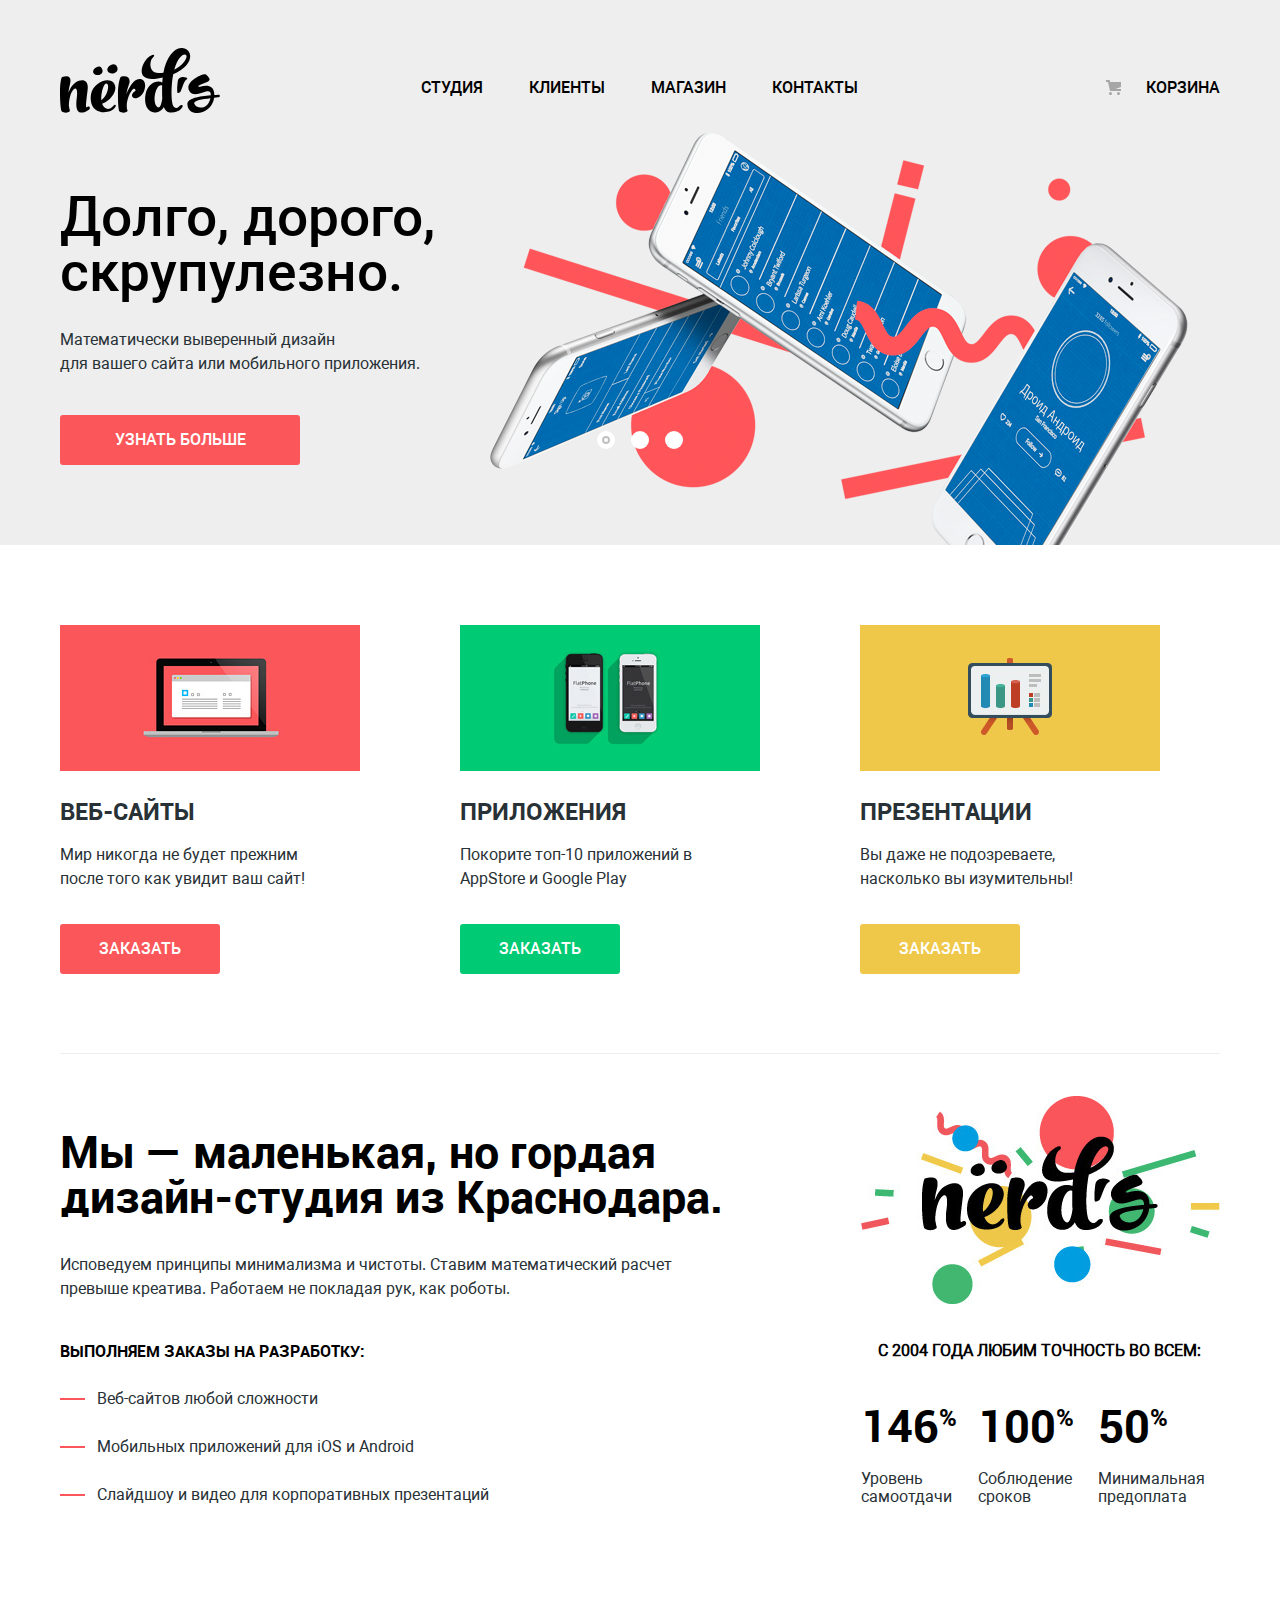
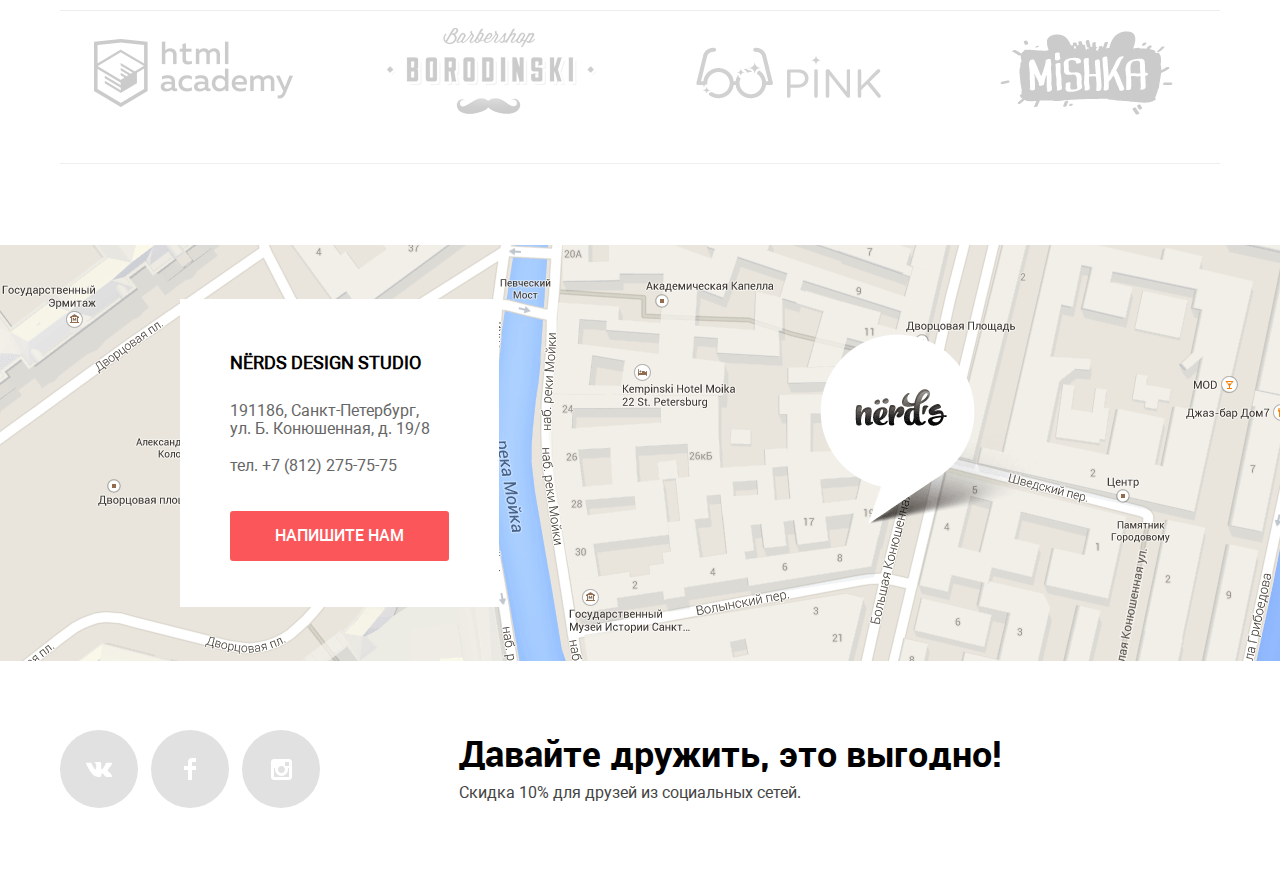
<file: index.html>
<!DOCTYPE html>
<html lang="ru">
<head>
  <meta charset="UTF-8">
  <title>Nerds</title>
  <link rel="stylesheet" type="text/css" href="css/normalize.css">
  <link rel="stylesheet" type="text/css" href="css/style.css">
</head>

<body>
  <header class="main-header">
    <nav class="main-nav container">
      <a class="header-logo">
        <img src="img/nerds-logo.svg" width="160" height="65" alt="Nerds Логотип">
      </a>
      <ul class="main-nav__list site-list">
        <li class="site-list__item">
          <a class="site-list__link site-list__link--active" href="#">Студия</a>
        </li>
        <li class="site-list__item">
          <a class="site-list__link" href="#">Клиенты</a>
        </li>
        <li class="site-list__item">
          <a class="site-list__link" href="catalog.html">Магазин</a>
        </li>
        <li class="site-list__item">
          <a class="site-list__link" href="#">Контакты</a>
        </li>
      </ul>
      <ul class="main-nav__list user-list">
        <li class="user-list__item">
          <a class="user-list__cart" href="#">Корзина</a>
        </li>
      </ul>
    </nav>
  </header>

  <main>
    <section class="slider">
      <div class="container">
        <h2 class="visually-hidden">Преимущества нашей веб-студии</h2>
        <input class="visually-hidden slide-1" type="radio" id="slide-1" name="toggle" checked>
        <input class="visually-hidden slide-2" type="radio" id="slide-2" name="toggle">
        <input class="visually-hidden slide-3" type="radio" id="slide-3" name="toggle">
        <div class="slider-controls">
          <label class="switch switch-active-1" for="slide-1"></label>
          <label class="switch switch-active-2" for="slide-2"></label>
          <label class="switch switch-active-3" for="slide-3"></label>
        </div>
        <ul class="slider__list">
          <li class="slider__item slide slide-item-1">
            <h3 class="slide__lead">Долго, дорого, скрупулезно.</h3>
            <p class="slide__text">Математически выверенный дизайн<br>для вашего сайта или мобильного приложения.</p>
            <a class="button slide__button" href="#">Узнать больше</a>
          </li>
          <li class="slider__item slide slide-item-2">
            <h3 class="slide__lead">Любим математику как никто другой</h3>
            <p class="slide__text">Никакого креатива, только математические формулы для расчета идеальных пропорций.</p>
            <a class="buttonslide__button" href="#">Узнать больше</a>
          </li>
          <li class="slider__item slide slide-item-3">
            <h3 class="slide__lead">Только ночь, только хардкор</h3>
            <p class="slide__text">Работать днем, как все? Мы против этого. Ближе к полуночи работа только начинается.</p>
            <a class="button slide__button" href="#">Узнать больше</a>
          </li>
        </ul>
      </div>
    </section>

    <div class="container">
      <section class="advantages">
        <h2 class="visually-hidden">Преимущества</h2>
        <ul class="advantages__list">
          <li class="advantages__item">
            <img class="advantages__img" src="img/illustration-1.jpg" width="300" height="146" alt="Веб сайты">
            <h4 class="advantages__title">Веб-сайты</h4>
            <p class="advantages__text">Мир никогда не будет прежним после того как увидит ваш сайт!</p>
            <a class="button advantages__button advantages__button--red" href="#">Заказать</a>
          </li>
          <li class="advantages__item">
            <img class="advantages__img" src="img/illustration-2.jpg" width="300" height="146" alt="Приложения">
            <h4 class="advantages__title">Приложения</h4>
            <p class="advantages__text">Покорите топ-10 приложений в AppStore и Google Play</p>
            <a class="button advantages__button advantages__button--green" href="#">Заказать</a>
          </li>
          <li class="advantages__item">
            <img class="advantages__img" src="img/illustration-3.jpg" width="300" height="146" alt="Презентации">
            <h4 class="advantages__title">Презентации</h4>
            <p class="advantages__text">Вы даже не подозреваете, насколько вы изумительны!</p>
            <a class="button advantages__button advantages__button--yellow" href="#">Заказать</a>
          </li>
        </ul>
      </section>
      
      <div class="studio-columns">
        <section class="studio">
          <h3 class="studio__title">Мы — маленькая, но гордая дизайн-студия из Краснодара. </h3>
          <p class="studio__text">Исповедуем принципы минимализма и чистоты. Ставим математический расчет превыше креатива. Работаем не покладая рук, как роботы.</p>
          <h4 class="studio__orders-title">Выполняем заказы на разработку:</h4>
          <ul class="studio__orders-list">
            <li class="studio__item">Веб-сайтов любой сложности</li>
            <li class="studio__item">Мобильных приложений для iOS и Android</li>
            <li class="studio__item">Слайдшоу и видео для корпоративных презентаций</li>
          </ul>
        </section>
        
        <section class="results">
          <h2 class="visually-hidden">О Студии</h2>
          <img class="results__img" src="img/nerds-illustration.jpg" width="360" height="208" alt="Логотип Нердс">
          <b class="results__headline">С 2004 года Любим точность во всем:</b>
          <table class="results__table">
            <tr class="results__row">
              <td class="results__cell-number">146<span class="results__cell-percent">%</span></td>
              <td class="results__cell-number">100<span class="results__cell-percent">%</span></td>
              <td class="results__cell-number">50<span class="results__cell-percent">%</span></td>
            </tr>
            <tr class="results__row">
              <td class="results__cell">Уровень самоотдачи</td>
              <td class="results__cell">Соблюдение сроков</td>
              <td class="results__cell">Минимальная предоплата</td>
            </tr>
          </table>
        </section>
      </div>
      
      <section class="our-partners">
        <h2 class="visually-hidden">Партнеры</h2>
        <a class="our-partners__item" href=""><img src="img/logo-1.png" width="199" height="68" alt="HTML Academy"></a>
        <a class="our-partners__item" href=""><img src="img/logo-2.png" width="209" height="90" alt="Barbershop Borodinski"></a>
        <a class="our-partners__item" href=""><img src="img/logo-3.png" width="185" height="52" alt="Pink"></a>
        <a class="our-partners__item" href=""><img src="img/logo-4.png" width="173" height="84" alt="Mishka"></a>
      </section>
    </div>

    <section class="contacts">
      <h4 class="visually-hidden">Контакты</h4>
      <img class="map" src="img/map.png" width="1440" height="416" alt="191186, Санкт-Петербург, ул. Б. Конюшенная, д. 19/8">
      <div class="contacts__wrapper">
        <h4 class="contacts__title">NЁRDS Design Studio</h4>
        <p class="contacts__text">191186, Санкт-Петербург, ул. Б. Конюшенная, д. 19/8</p>
        <a class="contacts__phone" href="tel:+78122757575">тел. +7 (812) 275-75-75</a>
        <a class="button contacts__button" href="">Напишите нам</a>
      </div>
    </section>

  </main>

  <footer>
    <div class="container footer-container">
      <ul class="footer-social">
        <li>
          <a class="social__link" href="">
            <span class="visually-hidden">Вконтакте</span>
            <svg xmlns="http://www.w3.org/2000/svg" width="26" height="15" viewBox="0 0 26 15"><path fill="#FFF" d="M16.138 11.51c.956-.309 2.18 2.04 3.483 2.939.978.681 1.727.534 1.727.534l3.473-.05s1.815-.112.957-1.554c-.071-.12-.503-1.069-2.585-3.022-2.177-2.043-1.882-1.712.739-5.244 1.597-2.153 2.236-3.468 2.036-4.028-.192-.539-1.365-.399-1.365-.399L20.69.713c-.381.001-.704.119-.851.515-.003.004-.621 1.666-1.445 3.079-1.741 2.989-2.436 3.148-2.724 2.961-.661-.433-.494-1.737-.494-2.664 0-2.897.432-4.105-.846-4.417-.427-.104-.739-.172-1.828-.182-1.392-.021-2.574 0-3.244.329-.445.223-.786.712-.579.74.26.035.843.16 1.155.586.401.552.389 1.789.389 1.789s.229 3.411-.54 3.834c-.528.29-1.25-.302-2.803-3.016-.793-1.388-1.392-2.922-1.392-2.922s-.116-.285-.326-.441c-.25-.185-.6-.244-.6-.244L.848.684S.29.7.085.946c-.182.218-.015.668-.015.668s2.909 6.881 6.203 10.347c3.02 3.182 6.452 2.971 6.452 2.971h1.555s.469-.054.709-.312c.224-.24.214-.691.214-.691s-.031-2.109.935-2.419z"/></svg>
          </a>
        </li>
        <li>
          <a class="social__link" href="">
            <span class="visually-hidden">Фейсбук</span>
            <svg xmlns="http://www.w3.org/2000/svg" width="12" height="22" viewBox="0 0 12 22"><path fill="#FFF" d="M12 4V0H8a4 4 0 0 0-4 4v4H0v4h4v10h4V12h4V8H8V4h4z"/></svg>
          </a>
        </li>
        <li>
          <a class="social__link" href="">
            <span class="visually-hidden">Инстаграм</span>
            <svg xmlns="http://www.w3.org/2000/svg" width="21" height="21" viewBox="0 0 21 21"><path fill="#FFF" d="M18 0H3C1.35 0 0 1.35 0 3v15c0 1.65 1.35 3 3 3h15c1.65 0 3-1.35 3-3V3c0-1.65-1.35-3-3-3zm-7.5 7c1.93 0 3.5 1.57 3.5 3.5S12.43 14 10.5 14 7 12.43 7 10.5 8.57 7 10.5 7zM18 18H3V9h1.181A6.504 6.504 0 0 0 4 10.5a6.5 6.5 0 1 0 13 0 6.45 6.45 0 0 0-.181-1.5H18v9zm0-11h-4V3h4v4z"/></svg>
          </a>
        </li>
      </ul>
      <div class="footer-promo">
        <b class="footer-promo__lead">Давайте дружить, это выгодно!</b>
        <p class="footer-promo__text">Скидка 10% для друзей из социальных сетей.</p>
      </div>
    </div>
  </footer>

  <section class="feedback">
    <h2 class="feedback__title">Напишите нам</h2>
    <form class="feedback__form" action="https://echo.htmlacademy.ru" method="post">
      <div class="feedback__container">
        <p class="feedback__text feedback__text-01">
          <label class="feedback__item" for="feedback-name">Ваше имя:</label>
          <input class="feedback__input" type="text" id="feedback-name" placeholder="Имя Фамилия">
        </p>
        <p class="feedback__text">
          <label class="feedback__item" for="feedback-email">Ваш e-mail:</label>
          <input class="feedback__input" type="text" id="feedback-email" placeholder="email@example.com">
        </p>
      </div>
      <p class="feedback__text">
        <label class="feedback__item" for="feedback-text">Текст письма:</label>
        <textarea class="feedback__textarea" id="feedback-text" name="textarea" placeholder="В свободной форме"></textarea>
      </p>
      <button class="button feedback__button" type="submit">Отправить</button>
    </form>
    <button class="feedback__close">
      <span class="visually-hidden">Закрыть</span>
      <svg xmlns="http://www.w3.org/2000/svg" width="21" height="21" viewBox="0 0 21 21"><path fill="#FB565A" d="M13.328 10.5l7.371-7.371a1.003 1.003 0 0 0 0-1.414L19.285.3a1.003 1.003 0 0 0-1.414 0L10.5 7.672 3.129.301a1.003 1.003 0 0 0-1.414 0L.301 1.715a1.003 1.003 0 0 0 0 1.414L7.672 10.5.301 17.871a1.003 1.003 0 0 0 0 1.414l1.415 1.414a1.003 1.003 0 0 0 1.414 0l7.371-7.371 7.371 7.371a1.003 1.003 0 0 0 1.414 0l1.414-1.414a1.003 1.003 0 0 0 0-1.414L13.328 10.5z"/></svg>
    </button>
  </section>
  <script src="js/script.js"></script>
</body>
</html>
</file>
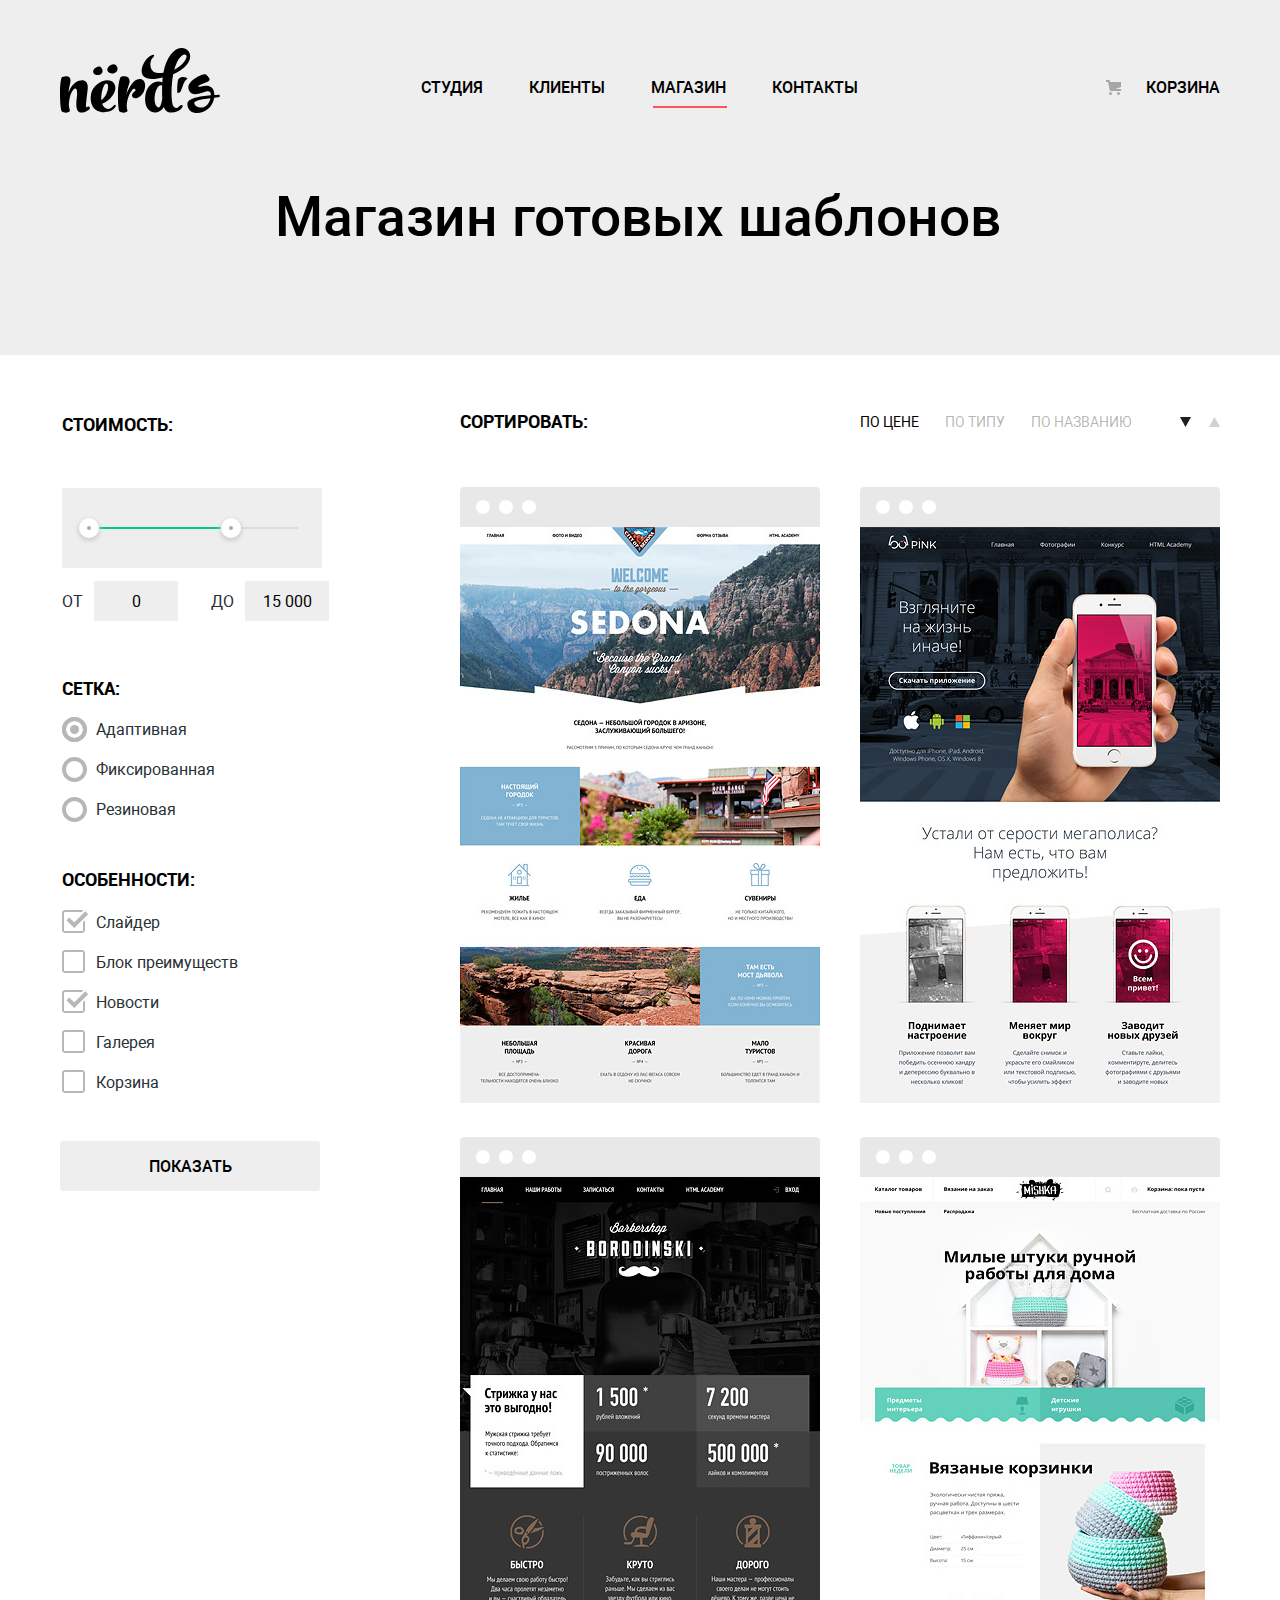
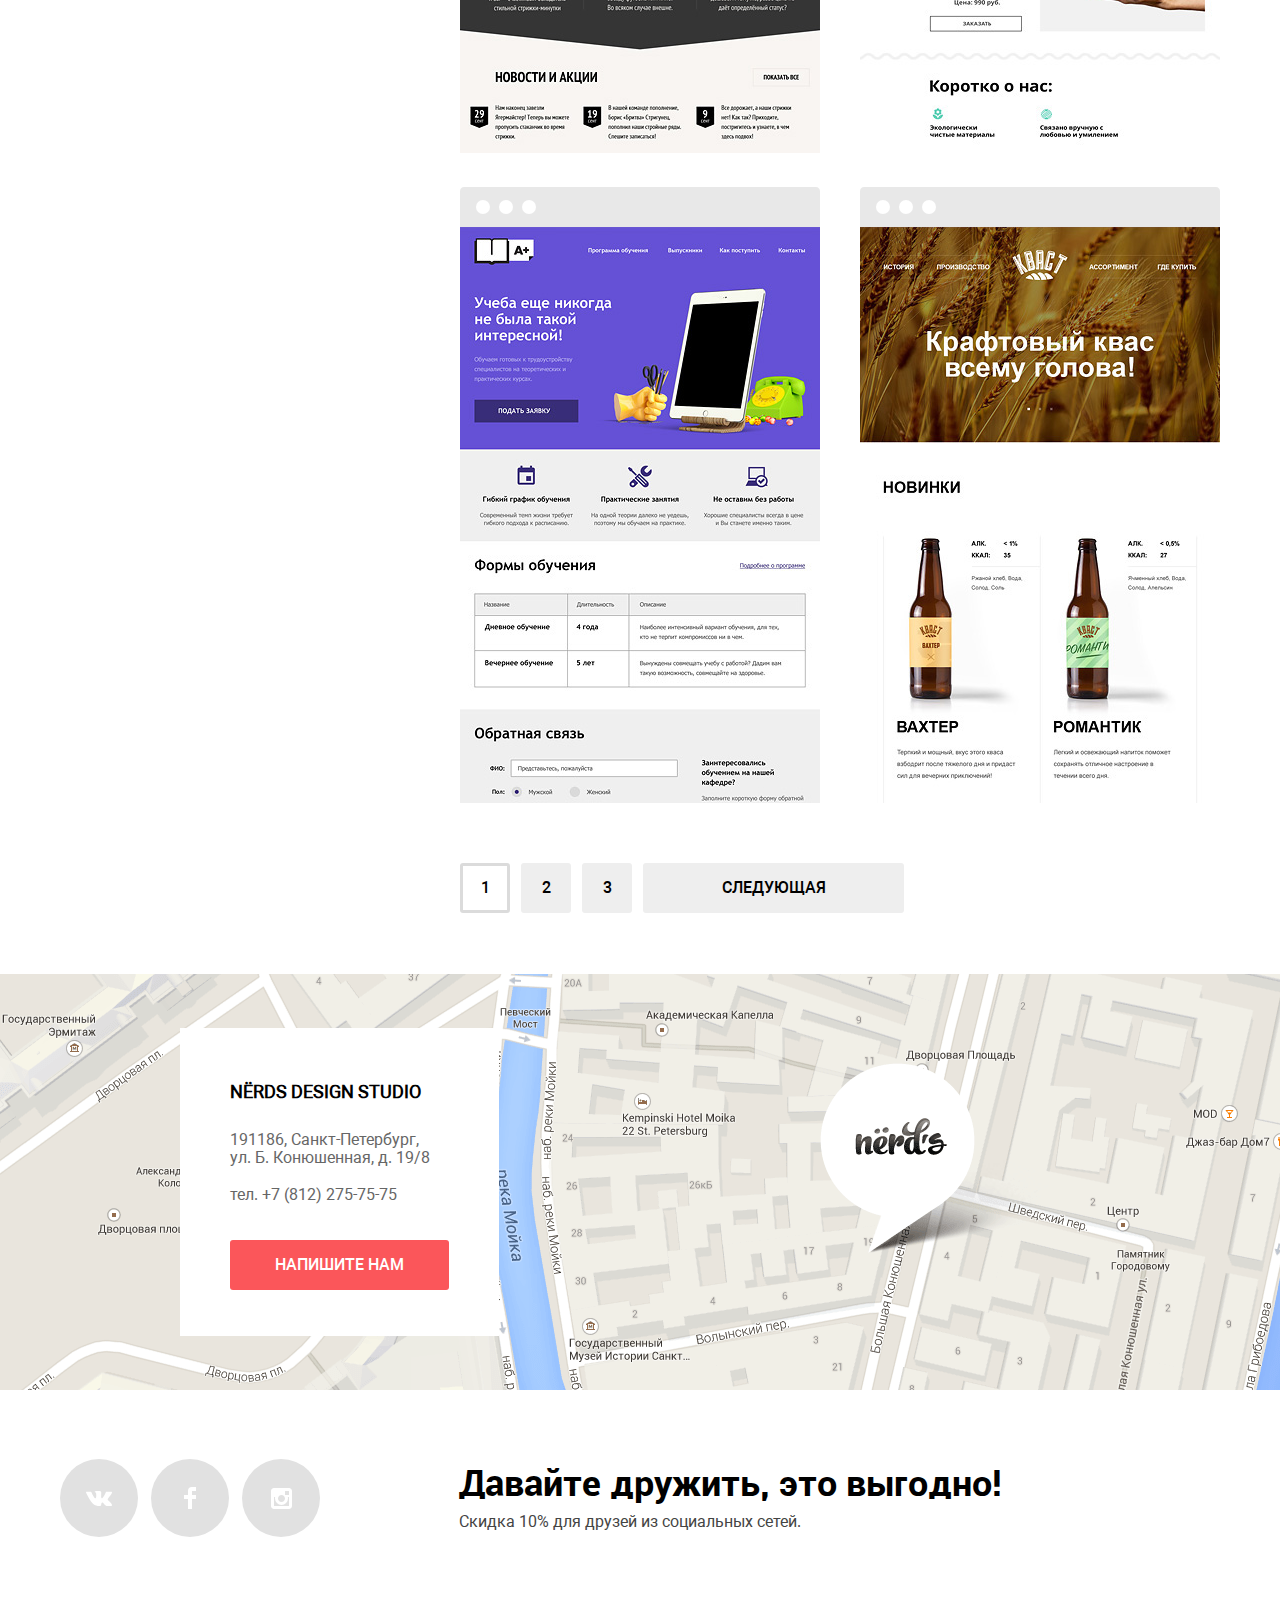
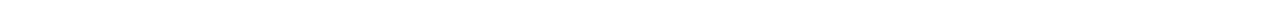
<file: catalog.html>
<!DOCTYPE html>
<html lang="ru">
<head>
  <meta charset="UTF-8">
  <title>Catalog</title>
  <link rel="stylesheet" type="text/css" href="css/normalize.css">
  <link rel="stylesheet" type="text/css" href="css/style.css">
</head>

<body>
  <header class="main-header">
    <nav class="main-nav container">
      <a class="header-logo" href="index.html">
        <img src="img/nerds-logo.svg" width="160" height="65" alt="Nerds Логотип">
      </a>
      <ul class="main-nav__list site-list">
        <li class="site-list__item">
          <a class="site-list__link site-list__link--active" href="#">Студия</a>
        </li>
        <li class="site-list__item">
          <a class="site-list__link" href="#">Клиенты</a>
        </li>
        <li class="site-list__item site-list__item--active">
          <a class="site-list__link" href="#">Магазин</a>
        </li>
        <li class="site-list__item">
          <a class="site-list__link" href="#">Контакты</a>
        </li>
      </ul>
      <ul class="main-nav__list user-list">
        <li class="user-list__item">
          <a class="user-list__cart" href="#">Корзина</a>
        </li>
      </ul>
    </nav>
  </header>

  <main>
    
    <section class="catalog-header">
      <h1 class="catalog-header__title">Магазин готовых шаблонов</h1>
    </section>

    <div class="container filters-wrapper">
      <div class="filters">
        <form action="https://echo.htmlacademy.ru" method="get">
          <fieldset class="filters__group">
            <legend class="filters__title">Стоимость:</legend>
            <div class="filters__range range">
              <div class="range__scale">
                <div class="range__bar"></div>
              </div>
              <div class="range__toggle range__toggle-min"></div>
              <div class="range__toggle range__toggle-max"></div>
            </div>
            <div class="range-controls">
              <label class="range-controls__label" for="controls-input_from">От</label>
              <input class="range-controls__input" type="text" id="controls-input_from" value="0">
              <label class="range-controls__label" for="controls-input_to">До</label>
              <input class="range-controls__input" type="text" id="controls-input_to" value="15 000">
            </div>
          </fieldset>
          <fieldset class="filters__group filters__group--radio">
            <legend class="filters__title filters__title--radio">Сетка:</legend>
            <label class="filters__label">
              <input class="visually-hidden filters__input" type="radio" name="radio" value="adaptive" checked>
              <span class="radio-indicator"></span>
              <span class="filters__text">Адаптивная</span>
            </label>
            <label class="filters__label">
              <input class="visually-hidden filters__input" type="radio" name="radio" value="fix">
              <span class="radio-indicator"></span>
              <span class="filters__text">Фиксированная</span>
            </label>
            <label class="filters__label">
              <input class="visually-hidden filters__input" type="radio" name="radio" value="responsive">
              <span class="radio-indicator"></span>
              <span class="filters__text">Резиновая</span>
            </label>
          </fieldset>
          <fieldset class="filters__group filters__group--checkbox">
            <legend class="filters__title filters__title--checkbox">Особенности:</legend>
            <label class="filters__label">
              <input class="visually-hidden filters__input" type="checkbox" name="slider" checked>
              <span class="checkbox-indicator"></span>
              <span class="filters__text">Слайдер</span>
            </label>
            <label class="filters__label">
              <input class="visually-hidden filters__input" type="checkbox" name="features" >
              <span class="checkbox-indicator"></span>
              <span class="filters__text">Блок преимуществ</span>
            </label>
            <label class="filters__label">
              <input class="visually-hidden filters__input" type="checkbox" name="news" checked>
              <span class="checkbox-indicator"></span>
              <span class="filters__text">Новости</span>
            </label>
            <label class="filters__label">
              <input class="visually-hidden filters__input" type="checkbox" name="gallery">
              <span class="checkbox-indicator"></span>
              <span class="filters__text">Галерея</span>
            </label>
            <label class="filters__label">
              <input class="visually-hidden filters__input" type="checkbox" name="cart">
              <span class="checkbox-indicator"></span>
              <span class="filters__text">Корзина</span>
            </label>
          </fieldset>
          <button class="filters__button" type="submit">Показать</button>
        </form>
      </div>
        
      <section class="catalog">
        <div class="sorting">
          <h3 class="sorting__title">Сортировать:</h3>
          <ul class="sorting__list">
            <li class="sorting__item">
              <a class="sorting__link sorting__link--active">По цене</a>
            </li>
            <li class="sorting__item">
              <a class="sorting__link" href="#">По типу</a>
            </li>
            <li class="sorting__item">
              <a class="sorting__link" href="#">По названию</a>
            </li>
            <li>
              <ul class="sort-container">
                <li>
                  <a class="sort__button sort__button--active" href="#">
                    <svg xmlns="http://www.w3.org/2000/svg" width="11" height="10" viewBox="0 0 11 10"><path fill="#231F20" d="M5.5 10L0 0h11"/></svg>
                  </a>
                </li>
                <li>
                  <a class="sort__button" href="#">
                    <svg xmlns="http://www.w3.org/2000/svg" width="11" height="10" viewBox="0 0 11 10"><path fill="#231F20" d="M5.5 0L0 10h11z"/></svg>
                  </a>
                </li>
              </ul>
            </li>
          </ul>
        </div>
        <div class="catalog__list">
          <article class="catalog__item">
            <img src="img/img-sedona.jpg" alt="Sedona" width="360" height="576">
            <div class="catalog__popup popup">
              <h4 class="popup__title">Sedona</h4>
              <p class="popup__text">Информационный сайт для туристов</p>
              <button class="button popup__button">9 900 руб.</button>
            </div>
          </article>
          <article class="catalog__item">
            <img src="img/img-pink.jpg" alt="Pink" width="360" height="576">
            <div class="catalog__popup">
              <h4 class="popup__title">Pink app</h4>
              <p class="popup__text">Продуктовый лендингприложения для iOS и Android</p>
              <button class="button popup__button">9 900 руб.</button>
            </div>
          </article>
          <article class="catalog__item">
            <img src="img/img-barbershop.jpg" alt="Barbershop" width="360" height="576">
            <div class="catalog__popup">
              <h4 class="popup__title">Barbershop</h4>
              <p class="popup__text">Сайт салоны красоты. Для мужчин, да.</p>
              <button class="button popup__button">9 900 руб.</button>
            </div>
          </article>
          <article class="catalog__item">
            <img src="img/img-mishka.jpg" alt="Mishka" width="360" height="576">
            <div class="catalog__popup">
              <h4 class="popup__title">Mishka</h4>
              <p class="popup__text">Интернет-магазин вязаных игрушек</p>
              <button class="button popup__button">9 900 руб.</button>
            </div>
          </article>
          <article class="catalog__item">
            <img src="img/img-aplus.jpg" alt="Aplus" width="360" height="576">
            <div class="catalog__popup">
              <h4 class="popup__title">A plus</h4>
              <p class="popup__text">Лендинг курсов повышения квалификации</p>
              <button class="button popup__button">9 900 руб.</button>
            </div>
          </article>
          <article class="catalog__item">
            <img src="img/img-kvast.jpg" alt="Кваст" width="360" height="576">
            <div class="catalog__popup">
              <h4 class="popup__title">Кваст</h4>
              <p class="popup__text">Промо-сайт производителя крафтового кваса</p>
              <button class="button popup__button">9 900 руб.</button>
            </div>
          </article>
        </div>
      
        <ul class="catalog__pagination pagination">
          <li>
            <a class="pagination__link pagination__link--active">1</a>
          </li>
          <li>
            <a class="pagination__link" href="#">2</a>
          </li>
          <li>
            <a class="pagination__link" href="#">3</a>
          </li>
          <li>
            <a class="pagination__link pagination__link--next" href="#">Следующая</a>
          </li>
        </ul>
      </section>
    </div>  

    <section class="contacts">
      <h4 class="visually-hidden">Контакты</h4>
      <img class="map" src="img/map.png" width="1440" height="416" alt="191186, Санкт-Петербург, ул. Б. Конюшенная, д. 19/8">
      <div class="contacts__wrapper">
        <h4 class="contacts__title">NЁRDS Design Studio</h4>
        <p class="contacts__text">191186, Санкт-Петербург, ул. Б. Конюшенная, д. 19/8</p>
        <a class="contacts__phone" href="tel:+78122757575">тел. +7 (812) 275-75-75</a>
        <a class="button contacts__button" href="">Напишите нам</a>
      </div>
    </section>

  </main>

  <footer>
    <div class="container footer-container">
      <ul class="footer-social">
        <li>
          <a class="social__link" href="">
            <span class="visually-hidden">Вконтакте</span>
            <svg xmlns="http://www.w3.org/2000/svg" width="26" height="15" viewBox="0 0 26 15"><path fill="#FFF" d="M16.138 11.51c.956-.309 2.18 2.04 3.483 2.939.978.681 1.727.534 1.727.534l3.473-.05s1.815-.112.957-1.554c-.071-.12-.503-1.069-2.585-3.022-2.177-2.043-1.882-1.712.739-5.244 1.597-2.153 2.236-3.468 2.036-4.028-.192-.539-1.365-.399-1.365-.399L20.69.713c-.381.001-.704.119-.851.515-.003.004-.621 1.666-1.445 3.079-1.741 2.989-2.436 3.148-2.724 2.961-.661-.433-.494-1.737-.494-2.664 0-2.897.432-4.105-.846-4.417-.427-.104-.739-.172-1.828-.182-1.392-.021-2.574 0-3.244.329-.445.223-.786.712-.579.74.26.035.843.16 1.155.586.401.552.389 1.789.389 1.789s.229 3.411-.54 3.834c-.528.29-1.25-.302-2.803-3.016-.793-1.388-1.392-2.922-1.392-2.922s-.116-.285-.326-.441c-.25-.185-.6-.244-.6-.244L.848.684S.29.7.085.946c-.182.218-.015.668-.015.668s2.909 6.881 6.203 10.347c3.02 3.182 6.452 2.971 6.452 2.971h1.555s.469-.054.709-.312c.224-.24.214-.691.214-.691s-.031-2.109.935-2.419z"/></svg>
          </a>
        </li>
        <li>
          <a class="social__link" href="">
            <span class="visually-hidden">Фейсбук</span>
            <svg xmlns="http://www.w3.org/2000/svg" width="12" height="22" viewBox="0 0 12 22"><path fill="#FFF" d="M12 4V0H8a4 4 0 0 0-4 4v4H0v4h4v10h4V12h4V8H8V4h4z"/></svg>
          </a>
        </li>
        <li>
          <a class="social__link" href="">
            <span class="visually-hidden">Инстаграм</span>
            <svg xmlns="http://www.w3.org/2000/svg" width="21" height="21" viewBox="0 0 21 21"><path fill="#FFF" d="M18 0H3C1.35 0 0 1.35 0 3v15c0 1.65 1.35 3 3 3h15c1.65 0 3-1.35 3-3V3c0-1.65-1.35-3-3-3zm-7.5 7c1.93 0 3.5 1.57 3.5 3.5S12.43 14 10.5 14 7 12.43 7 10.5 8.57 7 10.5 7zM18 18H3V9h1.181A6.504 6.504 0 0 0 4 10.5a6.5 6.5 0 1 0 13 0 6.45 6.45 0 0 0-.181-1.5H18v9zm0-11h-4V3h4v4z"/></svg>
          </a>
        </li>
      </ul>
      <div class="footer-promo">
        <b class="footer-promo__lead">Давайте дружить, это выгодно!</b>
        <p class="footer-promo__text">Скидка 10% для друзей из социальных сетей.</p>
      </div>
    </div>
  </footer>

  <section class="feedback">
    <h2 class="feedback__title">Напишите нам</h2>
    <form class="feedback__form" action="https://echo.htmlacademy.ru" method="post">
      <div class="feedback__container">
        <p class="feedback__text feedback__text-01">
          <label class="feedback__item" for="feedback-name">Ваше имя:</label>
          <input class="feedback__input" type="text" id="feedback-name" placeholder="Имя Фамилия">
        </p>
        <p class="feedback__text">
          <label class="feedback__item" for="feedback-email">Ваш e-mail:</label>
          <input class="feedback__input" type="text" id="feedback-email" placeholder="email@example.com">
        </p>
      </div>
      <p class="feedback__text">
        <label class="feedback__item" for="feedback-text">Текст письма:</label>
        <textarea class="feedback__textarea" id="feedback-text" name="textarea" placeholder="В свободной форме"></textarea>
      </p>
      <button class="button feedback__button" type="submit">Отправить</button>
    </form>
    <button class="feedback__close">
      <span class="visually-hidden">Закрыть</span>
      <svg xmlns="http://www.w3.org/2000/svg" width="21" height="21" viewBox="0 0 21 21"><path fill="#FB565A" d="M13.328 10.5l7.371-7.371a1.003 1.003 0 0 0 0-1.414L19.285.3a1.003 1.003 0 0 0-1.414 0L10.5 7.672 3.129.301a1.003 1.003 0 0 0-1.414 0L.301 1.715a1.003 1.003 0 0 0 0 1.414L7.672 10.5.301 17.871a1.003 1.003 0 0 0 0 1.414l1.415 1.414a1.003 1.003 0 0 0 1.414 0l7.371-7.371 7.371 7.371a1.003 1.003 0 0 0 1.414 0l1.414-1.414a1.003 1.003 0 0 0 0-1.414L13.328 10.5z"/></svg>
    </button>
  </section>
  <script src="js/script.js"></script>
</body>
</html>
</file>
<file: css/style.css>
@font-face {
  font-family: "Roboto";
  src: url("../fonts/roboto.woff2") format("woff2"),
       url("../fonts/roboto.woff") format("woff");
  font-weight: light;
}

@font-face {
  font-family: "Roboto Bold";
  src: url("../fonts/robotobold.woff2") format("woff2"),
       url("../fonts/robotobold.woff") format("woff");
  font-weight: bold;
}

@font-face {
  font-family: "Roboto Medium";
  src: url("../fonts/robotomedium.woff2") format("woff2"),
       url("../fonts/robotomedium.woff") format("woff");
  font-weight: medium;
}

body {
  margin: 0;
  padding: 0;
  font-family: "Roboto", Arial, sans-serif;
  font-size: 16px;
  line-height: 24px;
  color: #283136;
  background-color: #fff;
}

a {
  text-decoration: none;
}

.visually-hidden {
  position: absolute;
  width: 1px;
  height: 1px;
  margin: -1px;
  border: 0;
  padding: 0;
  white-space: nowrap;
  -webkit-clip-path: inset(100%);
          clip-path: inset(100%);
  clip: rect(0 0 0 0);
  overflow: hidden;
}

.container {
  width: 1160px;
  margin: 0 auto;
  padding: 0 20px;
}

.main-nav {
  display: flex;
}

.main-header {
  padding-top: 48px;
  background-color: #eeeeee;
}

.header-logo:hover {
  opacity: 0.8;
}

.header-logo:active {
  opacity: 0.3;
}

.site-list {
  display: flex;
  margin: 0;
  margin-left: 201px;
  padding: 0;
  padding-top: 25px;
  list-style: none;
}

.site-list__item {
  position: relative;
  padding-right: 46px;
}

.site-list__item--active::after {
  content: "";
  position: absolute;
  bottom: 12px;
  left: 2px;
  width: 74px;
  height: 2px;
  background-color: #fb565a;
}

.site-list__link {
  font-family: "Roboto Medium", Arial, sans-serif;
  line-height: 30px;
  font-weight: 500;
  color: #000;
  text-transform: uppercase;
}

.site-list__link:hover {
  color: #fb565a;
}

.site-list__link:active {
  color: rgba(0,0,0,0.3);
}

.user-list {
  position: relative;
  margin: 0;
  padding: 0;
  padding-top: 25px;
  margin-left: auto;
  list-style: none;
}

.user-list__item {
  padding-left: 40px;
}

.user-list__cart {
  font-family: "Roboto Medium", Arial, sans-serif;
  line-height: 30px;
  font-weight: 500;
  color: #000;
  text-transform: uppercase;
}

.user-list__cart:hover {
  color: #fb565a;
}

.user-list__cart:active {
  color: rgba(0,0,0,0.3);
}

.user-list__cart::before {
  content: "";
  position: absolute;
  top: 32px;
  left: 0px;
  width: 15px;
  height: 15px;
  background-image: url("../img/cart-icon.svg");
}

.slider {
  position: relative;
  margin-bottom: 80px;
  background-color: #eeeeee;
}

.slider-controls {
  position: absolute;
  left: 50%;
  bottom: 104px;
  z-index: 100;
  width: 160px;
  height: 18px;
  text-align: center;
  font-size: 0;
  transform: translateX(-50%);
}

.switch {
  position: relative;
  display: inline-block;
  padding: 8px;
  width: 18px;
  height: 18px;
  border-radius: 50%;
  cursor: pointer;
}

.switch::after {
  content: "";
  position: absolute;
  top: 8px;
  left: 8px;
  z-index: 1;
  width: 18px;
  height: 18px;
  background: #ffffff;
  border-radius: 50%;
}

.slide-1:checked ~ .slider-controls .switch-active-1::before,
.slide-2:checked ~ .slider-controls .switch-active-2::before,
.slide-3:checked ~ .slider-controls .switch-active-3::before {
  content: "";
  position: absolute;
  left: 50%;
  top: 50%;
  z-index: 2;
  width: 4px;
  height: 4px;
  margin: -4px;
  background-color: inherit;
  border: 2px solid #c1c1c1;
  border-radius: 50%;
}

.slider__list {
  margin: 0;
  padding: 0;
}

.slide-item-1 {
  display: none;
  padding-top: 70px;
  padding-bottom: 80px;
  background-image: url("../img/slide1.png");
  background-repeat: no-repeat;
  background-position: 93% 100%;
}

.slide-item-2 {
  display: none;
  padding-top: 70px;
  padding-bottom: 80px;
  background-image: url("../img/slide2.png");
  background-repeat: no-repeat;
  background-position: 100% 100%;
}

.slide-item-3 {
  display: none;
  padding-top: 70px;
  padding-bottom: 80px;
  background-image: url("../img/slide3.png");
  background-repeat: no-repeat;
  background-position: 100% 100%;
}

.slide-1:checked ~ .slider__list .slide-item-1 {
  display: block;
}

.slide-2:checked ~ .slider__list .slide-item-2 {
  display: block;
}

.slide-3:checked ~ .slider__list .slide-item-3 {
  display: block;
}

.slide__lead {
  margin: 0;
  margin-bottom: 28px;
  width: 400px;
  font-family: "Roboto Medium", Arial, sans-serif;
  font-weight: 500;
  font-size: 55px;
  line-height: 55px;
  color: #000;
}

.slide-item-2 .slide__lead {
  width: 600px;
}

.slide-item-3 .slide__lead {
  width: 460px;
}

.slide__text {
  margin: 0;
  margin-bottom: 39px;
}

.slide-item-2 .slide__text {
  width: 430px;
}

.slide-item-3 .slide__text {
  width: 360px;
}

.button {
  display: block;
  padding-top: 13px;
  padding-bottom: 13px;
  font-family: "Roboto Medium", Arial, sans-serif;
  font-weight: 500;
  color: #fff;
  text-transform: uppercase;
  text-align: center;
  border-radius: 3px;
  cursor: pointer;
}

.slide__button {
  width: 240px;
  line-height: 24px;
  background-color: #fb565a;
}

.slide__button:hover {
  background-color: #e74246;
}

.slide__button:active {
  color: rgba(255,255,255,0.3);
  background-color: #d7373b;
}

.advantages {
  margin-bottom: 42px;
  padding-bottom: 79px;
  border-bottom: 1px solid #eeeeee;
}

.advantages__list {
  display: flex;
  justify-content: space-between;
  margin: 0;
  padding: 0;
  list-style: none;
}

.advantages__item {
  width: 360px;
}

.advantages__img {
  margin-bottom: 19px;
}

.advantages__title {
  margin-top: 0;
  margin-bottom: 16px;
  font-size: 24px;
  line-height: 30px;
  font-family: "Roboto Bold", Arial, sans-serif;
  text-transform: uppercase;
}

.advantages__text {
  margin: 0;
  margin-bottom: 33px;
  padding-right: 95px;
}

.advantages__button {
  width: 160px;
}

.advantages__button--red {
  background-color: #fb565a;
}

.advantages__button--green {
  background-color: #00ca74;
}

.advantages__button--yellow {
  background-color: #efc84a;
}

.advantages__button--red:hover {
  background-color: #e74246;
}

.advantages__button--red:active {
  color: rgba(255,255,255,0.3);
  background-color: #d7373b;
}

.advantages__button--green:hover {
  background-color: #00bc6c;
}

.advantages__button--green:active {
  color: rgba(255,255,255,0.3);
  background-color: #00aa62;
}

.advantages__button--yellow:hover {
  background-color: #eab534;
}

.advantages__button--yellow:active {
  color: rgba(255,255,255,0.3);
  background-color: #e5a722;
}

.studio-columns {
  display: flex;
  margin-bottom: 17px;
  padding-bottom: 79px;
  border-bottom: 1px solid #eeeeee;
}

.studio__title {
  width: 670px;
  margin: 0;
  margin-top: 34px;
  margin-bottom: 33px;
  font-family: "Roboto Bold", Arial, sans-serif;
  font-size: 45px;
  line-height: 45px;
  color: #000;
}

.studio__text {
  width: 660px;
  margin: 0;
  margin-bottom: 38px;
}

.studio__orders-title {
  margin: 0;
  margin-bottom: 24px;
  font-family: "Roboto Bold", Arial, sans-serif;
  font-weight: 600;
  color: #000;
  text-transform: uppercase;
}

.studio__orders-list {
  margin: 0;
  padding: 0;
  list-style: none;
}

.studio__item {
  position: relative;
  margin-bottom: 24px;
  padding-left: 37px;
}

.studio__item::before {
  content: "";
  position: absolute;
  top: 11px;
  left: 0;
  width: 25px;
  height: 2px;
  background-color: #fb565a;
}

.results {
  width: 360px;
  margin-left: auto;
}

.results__img {
  margin-bottom: 28px;
}

.results__headline {
  display: block;
  margin-bottom: 31px;
  padding-left: 18px;
  text-transform: uppercase;
  color: #000;
}

.results__table {
  border-collapse: collapse;
  border-spacing: 0;
}

.results__cell-number {
  font-size: 45px;
  line-height: 45px;
  font-family: "Roboto Bold", Arial, sans-serif;
  color: #000;
}

.results__cell-percent {
  font-size: 24px;
  vertical-align: super;
}

.results__cell {
  padding-top: 20px;
  padding-right: 25px;
  line-height: 18px;
}

.our-partners {
  display: flex;
  align-items: center;
  justify-content: space-between;
  margin-bottom: 81px;
  padding-bottom: 38px;
  border-bottom: 1px solid #eeeeee;
}

.our-partners__item {
  width: 23%;
  opacity: 0.2;
  text-align: center;
}

.our-partners__item:hover {
  opacity: 1;
}

.our-partners__item:active {
  opacity: 0.1;
}

.footer-container {
  display: flex;
  margin-bottom: 70px;
}

.contacts {
  position: relative;
  margin-bottom: 69px;
}

.map {
  display: block;
  margin: 0 auto;
}

.contacts__wrapper {
  position: absolute;
  top: 54px;
  left: 180px;
  width: 319px;
  height: 308px;
  padding-top: 49px;
  padding-left: 50px;
  background-color: #fff;
  box-sizing: border-box;
}

.contacts__title {
  margin: 0;
  margin-bottom: 24px;
  font-size: 18px;
  line-height: 30px;
  color: #000;
  text-transform: uppercase;
}

.contacts__text {
  width: 210px;
  margin: 0;
  margin-bottom: 16px;
  line-height: 18px;
  color: #666666;
}

.contacts__phone {
  display: block;
  margin-bottom: 33px;
  color: #666666;
}

.contacts__button {
  width: 219px;
  background-color: #fb565a;
}

.contacts__button:hover {
  background-color: #e74246;
}

.contacts__button:active {
  background-color: #d7373b;
  color: rgba(255,255,255,0.3);
}

.footer-social {
  display: flex;
  margin: 0;
  margin-right: 126px;
  padding: 0;
  list-style: none;
}

.social__link {
  display: flex;
  justify-content: center;
  align-items: center;
  width: 78px;
  height: 78px;
  margin-right: 13px;
  background-color: #e1e1e1;
  border-radius: 50%;
}

.social__link:hover {
  background-color: #e74246;
}

.social__link:active {
  background-color: #d7373b;
}

.social__link:active path {
  opacity: 0.3;
}

.footer-promo__lead {
  display: block;
  margin-top: 6px;
  margin-bottom: 10px;
  font-size: 36px;
  line-height: 36px;
  font-family: "Roboto Bold", Arial, sans-serif;
  color: #000;
}

.footer-promo__text {
  margin: 0;
  line-height: 22px;
  color: #444444;
}

.feedback {
  display: none;
  position: fixed;
  top: 50%;
  left: 50%;
  z-index: 3;
  width: 960px;
  height: 590px;
  padding-top: 68px;
  padding-left: 100px;
  padding-right: 100px;
  background-color: #fff;
  box-shadow: 0 20px 40px 0px rgba(0,1,1,.75);
  transform: translate(-480px, -295px);
  box-sizing: border-box;
}

.feedback-show {
  display: block;
}

.feedback__title {
  margin: 0;
  margin-bottom: 23px;
  font-size: 45px;
  line-height: 45px;
  font-family: "Roboto Medium", Arial, sans-serif;
  font-weight: 300;
  color: #000;
}

.feedback__container {
  display: flex;
  justify-content: space-between;
  margin-bottom: 19px;
}

.feedback__text {
  display: flex;
  flex-direction: column;
}

.feedback__item {
  margin: 0;
  margin-bottom: 10px;
  line-height: 18px;
  font-family: "Roboto Bold", Arial, sans-serif;
  color: #000;
}

.feedback__input {
  width: 360px;
  height: 50px;
  padding-left: 14px;
  font-family: "Roboto", Arial, sans-serif;
  border: 2px solid #d7dcde;
  box-sizing: border-box;
}

.feedback__input:hover {
  border: 2px solid #b4b9bb;
}

.feedback__input:focus {
  border: 2px solid #000;
}

.feedback__input:-webkit-input-placeholder {
  color: rgba(68, 68, 68, 0.5);
}

.feedback__input:focus:-webkit-input-placeholder {
  color: rgba(68, 68, 68, 1);
}

.invalid {
  border-color: #e74246;
  color: #e74246;
}

.feedback__button {
  width: 260px;
  padding-top: 15px;
  padding-bottom: 15px;
  background-color: #fb565a;
  border: none;
}

.feedback__button:hover {
  background-color: #e74246;
}

.feedback__button:active {
  background-color: #d7373b;
  color: rgba(255,255,255,0.3);
}

.feedback__textarea {
  height: 102px;
  margin-bottom: 35px;
  padding-top: 10px;
  padding-left: 13px;
  border: 2px solid #d7dcde;
}

.feedback__textarea:hover {
  border: 2px solid #b4b9bb;
}

.feedback__textarea:focus {
  border: 2px solid #000;
}

.feedback__close {
  position: absolute;
  top: 13%;
  right: 8.5%;
  background-color: transparent;
  border: none;
  cursor: pointer;
}

.feedback__close path {
  opacity: .3;
}

.feedback__close:hover path {
  opacity: 1;
}

.feedback__close:active path {
  opacity: .1;
}


/* --------------------------------- CATALOG --------------------------------- */

.catalog-header {
  margin-bottom: 55px;
  background-color: #eeeeee;
}

.catalog-header__title {
  width: 730px;
  margin: 0 auto;
  padding-top: 70px;
  padding-bottom: 110px;
  font-size: 55px;
  line-height: 55px;
  font-family: "Roboto Medium", Arial, sans-serif;
  font-weight: 300;
  color: #000;
}

.filters-wrapper {
  display: flex;
}

.filters {
  width: 300px;
}

.filters__group {
  padding: 0;
  border: none;
}

.filters__title {
  margin-bottom: 48px;
  font-size: 18px;
  line-height: 30px;
  font-family: "Roboto Bold", Arial, sans-serif;
  color: #000;
  text-transform: uppercase;
}

.range {
  width: 260px;
  height: 80px;
  margin-bottom: 13px;
  padding-top: 39px;
  padding-left: 17px;
  background-color: #eeeeee;
  box-sizing: border-box;
}

.range__scale {
  width: 219px;
  height: 2px;
  background-color: #d7dcde;
}

.range__bar {
  width: 70%;
  height: 2px;
  background-color: #00ca74;
}

.range__toggle {
  position: relative;
  width: 4px;
  height: 4px;
  background-color: #ababab;
  border: 8px solid #fff;
  border-radius: 50%;
  box-shadow: 0 2px 4px 1px #cfcfcf;
  cursor: pointer;
}

.range__toggle-min {
  top: -11px;
  left: 0;
}

.range__toggle-max {
  top: -31px;
  left: 142px;
}

.range-controls {
  margin-bottom: 53px;
}

.range-controls__label {
  margin-right: 7px;
  line-height: 22px;
  text-transform: uppercase;
}

.range-controls__input {
  width: 80px;
  height: 38px;
  margin-right: 29px;
  background-color: #eeeeee;
  border: none;
  text-align: center;
}

.range-controls__input:last-child {
  margin: 0;
}

.filters__group--radio {
  margin-bottom: 28px;
}

.filters__title--radio {
  margin-bottom: 13px;
}

.filters__label {
  position: relative;
  display: block;
  margin-bottom: 17px;
}

.radio-indicator {
  position: absolute;
  top: 0;
  left: 0;
  width: 25px;
  height: 25px;
  background-image: url("../img/radio-off.svg");
  opacity: .4;
  cursor: pointer;
}

.radio-indicator:hover {
  opacity: 1;
}

.filters__input:disabled + .radio-indicator {
  opacity: .1;
}

.filters__input:checked + .radio-indicator::before {
  content: "";
  position: absolute;
  top: 0;
  left: 0;
  width: 25px;
  height: 25px;
  background-image: url("../img/radio-on.svg");
}

.filters__text {
  display: block;
  padding-top: 3px;
  padding-left: 34px;
  line-height: 20px;
  cursor: pointer;
}

.filters__group--checkbox {
  margin-bottom: 31px;
}

.filters__title--checkbox {
  margin-bottom: 15px;
}

.checkbox-indicator::before {
  content: "";
  position: absolute;
  top: 0;
  left: 0;
  width: 23px;
  height: 23px;
  background-image: url("../img/checkbox-off.svg");
  opacity: .4;
  cursor: pointer;
}

.checkbox-indicator:hover::before {
  opacity: 1;
}

.filters__input:checked + .checkbox-indicator::before {
  content: "";
  position: absolute;
  top: 0;
  left: 0;
  width: 27px;
  height: 23px;
  background-image: url("../img/checkbox-on.svg");
}

.filters__input:disabled + .checkbox-indicator::before {
  opacity: .1;
}

.filters__button {
  width: 260px;
  height: 50px;
  padding-top: 3px;
  line-height: 18px;
  font-family: "Roboto Medium", Arial, sans-serif;
  text-transform: uppercase;
  color: #000;
  background-color: #eeeeee;
  border-radius: 3px;
  border: none;
  cursor: pointer;
}

.filters__button:hover {
  background-color: #dfdfdf;
}

.filters__button:active {
  padding-top: 0;
  background-color: #d5d5d5;
  border-top: 3px solid #bfbfbf;
}

.catalog {
  width: 760px;
  margin-left: auto;
}

.sorting {
  display: flex;
  margin-bottom: 53px;
}

.sorting__title {
  margin: 0;
  margin-top: 3px;
  font-size: 18px;
  line-height: 18px;
  font-family: "Roboto Bold", Arial, sans-serif;
  text-transform: uppercase;
  color: #000;
}

.sorting__link {
  margin-left: 26px;
  font-size: 14px;
  line-height: 18px;
  text-transform: uppercase;
  color: rgba(0, 0, 0, 0.3);
}

.sorting__link:hover {
  color: rgba(0, 0, 0, 0.6);
}

.sorting__link:active {
  color: rgba(0, 0, 0, 1);
}

.sorting__link--active {
  color: #000;
}

.sorting__link--active:hover {
  color: #000;
}

.sorting__link--active:active {
  color: #000;
}

.sorting__list {
  display: flex;
  margin: 0;
  margin-left: auto;
  padding: 0;
  list-style: none;
}

.sort-container {
  display: flex;
  margin: 0;
  margin-left: 30px;
  padding: 0;
  list-style: none;
}

.sort__button {
  margin-left: 18px;
  opacity: .2;
}

.sort__button:hover {
  opacity: .6;
}

.sort__button:active {
  opacity: 1;
}

.sort__button--active {
  opacity: 1;
}

.catalog__list {
  display: flex;
  flex-wrap: wrap;
  margin-bottom: 26px;
}

.catalog__item {
  position: relative;
  width: 360px;
  margin-bottom: 27px;
  cursor: pointer;
}

.catalog__item:nth-child(2n) {
  margin-left: 40px;
}

.catalog__item::before {
  content: "";
  display: block;
  width: 360px;
  height: 40px;
  background-image: url("../img/browser.svg");
  opacity: .12;
}

.catalog__item:hover {
  box-shadow: 0 6px 15px 0 rgba(0, 0, 0, 0.25)
}

.catalog__item:hover .catalog__popup{
  display: block;
}

.catalog__item:hover::before {
  opacity: 1;
}

.catalog__popup {
  display: none;
  position: absolute;
  bottom: 0;
  left: 0;
  width: 100%;
  padding-bottom: 48px;
  background-color: #eeeeee;
  box-sizing: border-box;
}

.popup__title {
  margin: 0;
  margin-top: 27px;
  font-size: 18px;
  line-height: 30px;
  font-family: "Roboto Bold", Arial, sans-serif;
  text-transform: uppercase;
  color: #000;
  text-align: center;
}

.popup__text {
  width: 190px;
  margin: 0 auto;
  margin-top: 15px;
  line-height: 18px;
  color: #666666;
  text-align: center;
}

.popup__button {
  width: 200px;
  margin: 0 auto;
  margin-top: 31px;
  padding-top: 16px;
  padding-bottom: 16px;
  color: #fff;
  background-color: #fb565a;
  border: none;
}

.popup__button:hover {
  background-color: #e74246;
}

.popup__button:active {
  background-color: #d7373b;
}

.catalog__pagination {
  display: flex;
  margin: 0;
  margin-bottom: 61px;
  padding: 0;
  list-style: none;
}

.pagination__link {
  display: block;
  width: 50px;
  margin-right: 11px;
  padding-top: 13px;
  padding-bottom: 13px;
  line-height: 18px;
  font-family: "Roboto Medium", Arial, sans-serif;
  color: #000;
  background-color: #eeeeee;
  border: 3px solid #eeeeee;
  border-radius: 3px;
  box-sizing: border-box;
  text-align: center;
}

.pagination__link:hover,
.pagination__link--next:hover {
  background-color: #dfdfdf;
  border: 3px solid #dfdfdf;
}

.pagination__link:active, 
.pagination__link--next:active {
  color: rgba(0, 0, 0, 0.3);
  background-color: #d5d5d5;
  border-top: 3px solid #bfbfbf;
  border-left: 3px solid #d5d5d5;
  border-right: 3px solid #d5d5d5;
  border-bottom: 3px solid #d5d5d5;
}

.pagination__link--active {
  background-color: #fff;
  border: 3px solid #dbdbdb;
}

.pagination__link--active:hover {
  background-color: #fff;
  border: 3px solid #dbdbdb;
}

.pagination__link--active:active {
  background-color: #fff;
  border: 3px solid #dbdbdb;
}

.pagination__link--next {
  width: 261px;
  text-transform: uppercase;
}
</file>
